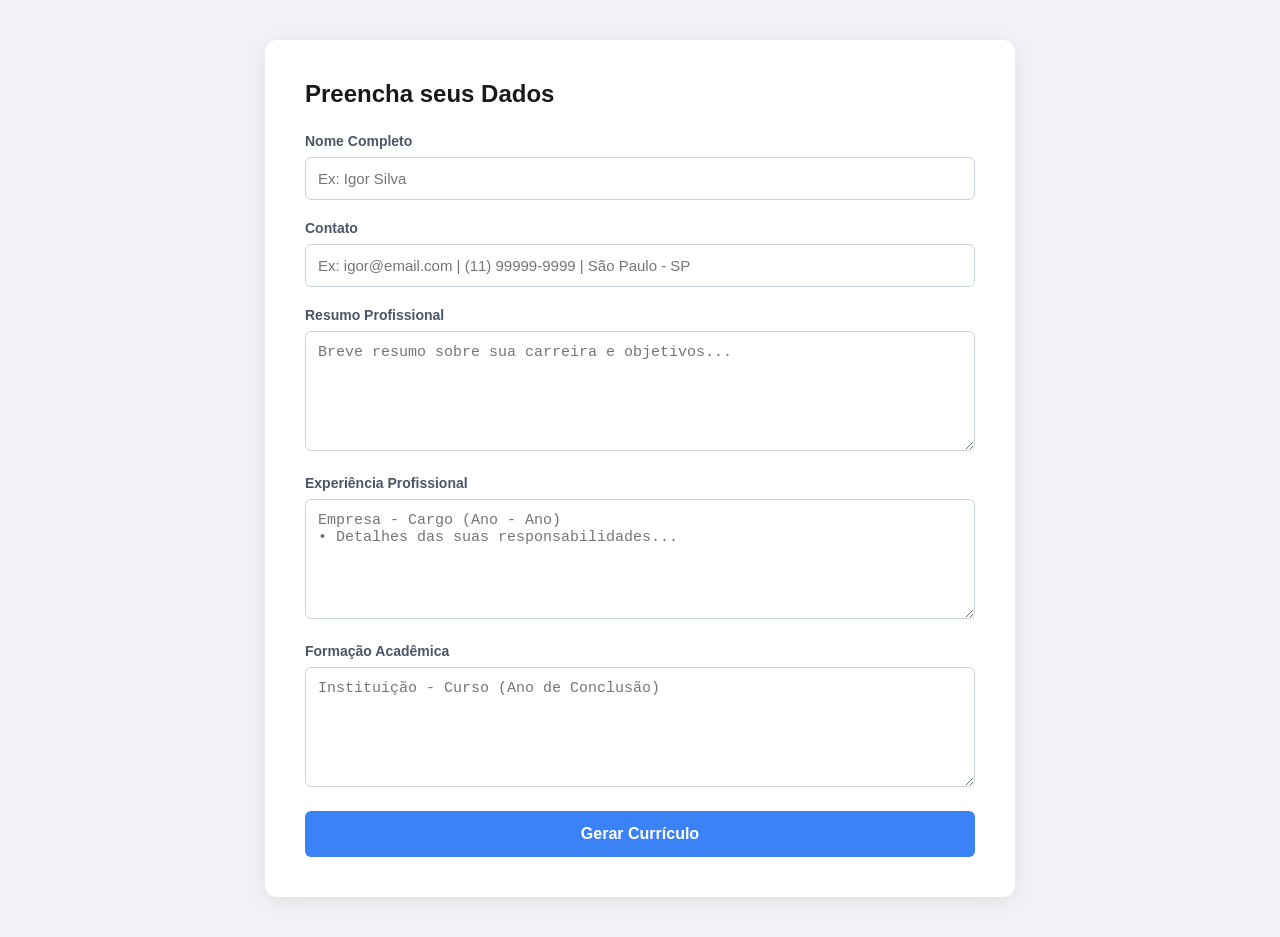
<file: index.html>
<!DOCTYPE html>
<html lang="pt-BR">
<head>
  <meta charset="UTF-8">
  <meta name="viewport" content="width=device-width, initial-scale=1.0">
  <title>Gerador de Currículo</title>
  <link rel="stylesheet" href="style.css">
</head>
<body>

  <div class="conteiner">
    <!-- Seção do Formulário -->
    <section id="secao-formulario">
      <h2>Preencha seus Dados</h2>
      <form id="formulario-curriculo">
        <div class="grupo-campo">
          <label for="entradaNome">Nome Completo</label>
          <input type="text" id="entradaNome" placeholder="Ex: Igor Silva" required>
        </div>

        <div class="grupo-campo">
          <label for="entradaContato">Contato</label>
          <input type="text" id="entradaContato" placeholder="Ex: igor@email.com | (11) 99999-9999 | São Paulo - SP" required>
        </div>

        <div class="grupo-campo">
          <label for="entradaResumo">Resumo Profissional</label>
          <textarea id="entradaResumo" placeholder="Breve resumo sobre sua carreira e objetivos..." required></textarea>
        </div>

        <div class="grupo-campo">
          <label for="entradaExperiencia">Experiência Profissional</label>
          <textarea id="entradaExperiencia" placeholder="Empresa - Cargo (Ano - Ano)&#10;• Detalhes das suas responsabilidades..." required></textarea>
        </div>

        <div class="grupo-campo">
          <label for="entradaFormacao">Formação Acadêmica</label>
          <textarea id="entradaFormacao" placeholder="Instituição - Curso (Ano de Conclusão)" required></textarea>
        </div>

        <button type="button" id="botaoGerar">Gerar Currículo</button>
      </form>
    </section>

    <!-- Seção do Currículo Estilizado (Escondida por padrão) -->
    <section id="secao-curriculo" class="escondido">
      <div class="cartao-curriculo">
        <div class="cabecalho-curriculo">
          <h1 id="curriculoNome"></h1>
          <p id="curriculoContato"></p>
        </div>

        <div class="corpo-curriculo">
          <div class="bloco-curriculo">
            <h3>Sobre Mim</h3>
            <p id="curriculoResumo"></p>
          </div>

          <div class="bloco-curriculo">
            <h3>Experiência Profissional</h3>
            <p id="curriculoExperiencia"></p>
          </div>

          <div class="bloco-curriculo">
            <h3>Formação Acadêmica</h3>
            <p id="curriculoFormacao"></p>
          </div>
        </div>
      </div>
      
      <button type="button" id="botaoVoltar" class="botao-secundario">← Voltar e Editar</button>
    </section>
  </div>

  <script src="script.js"></script>
</body>
</html>
</file>
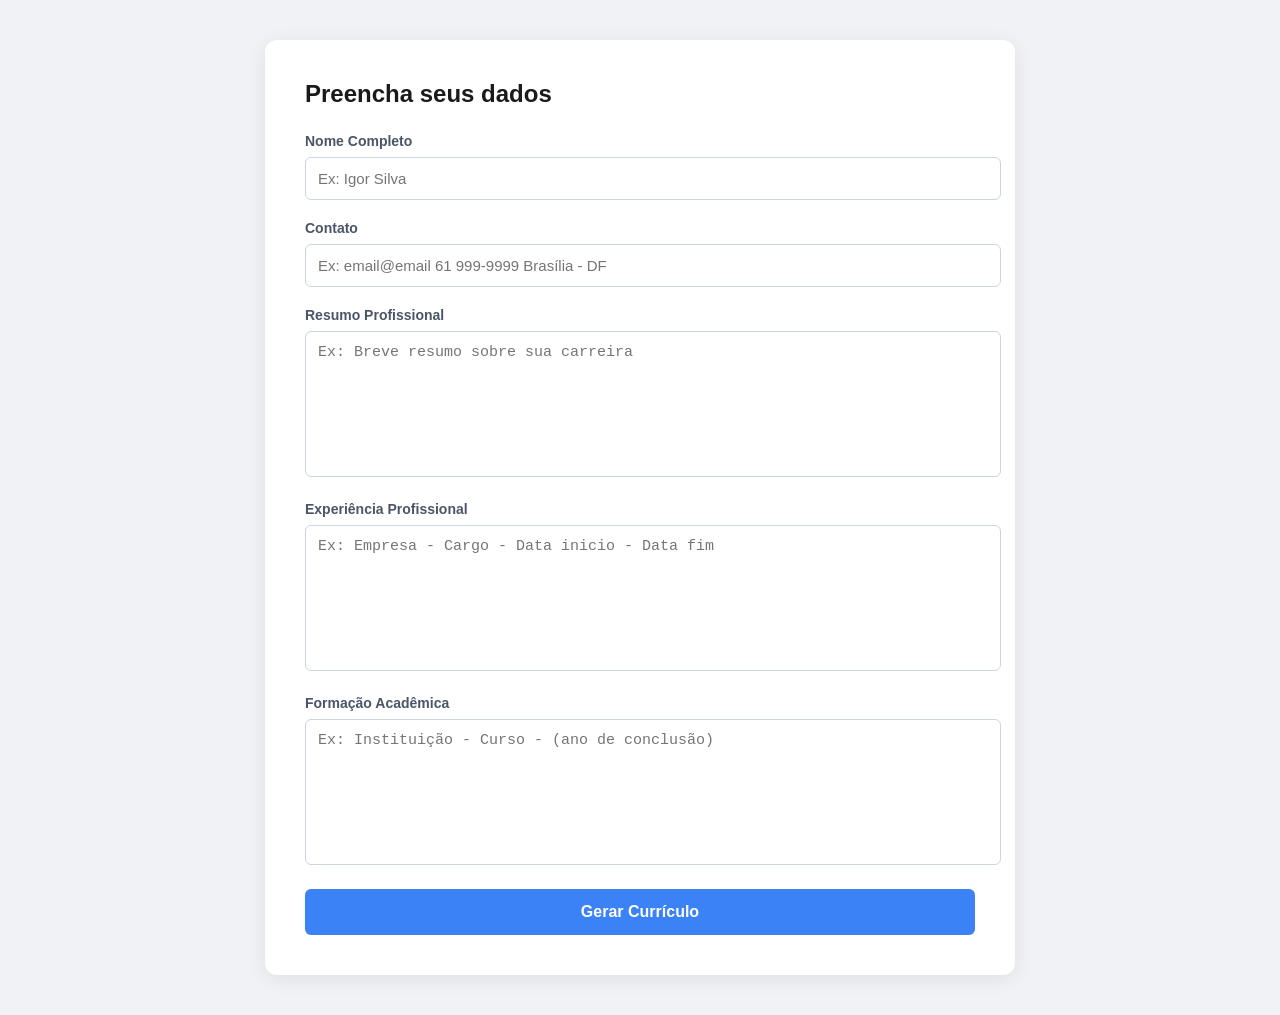
<file: gerador-curriculo/index.html>
<!DOCTYPE html>
<html lang="en">

<head>
    <meta charset="UTF-8">
    <meta http-equiv="X-UA-Compatible" content="IE=edge">
    <meta name="viewport" content="width=device-width, initial-scale=1.0">
    <link rel="stylesheet" href="style.css">
    <title>Gerador de Curriculo</title>
</head>

<body>
    <div class="container">
        <section id="secao-formulario">
            <h2>Preencha seus dados</h2>

            <form id="forumlario-curriculo">
                <div class="grupo-campo">
                    <label for="entradaNome">Nome Completo</label>
                    <input type="text" id="entradaNome" placeholder="Ex: Igor Silva" required>
                </div>

                <div class="grupo-campo">
                    <label for="entradaContato">Contato</label>
                    <input type="text" id="entradaContato" placeholder="Ex: email@email 61 999-9999 Brasília - DF"
                        required>
                </div>

                <div class="grupo-campo">
                    <label for="entradaResumo">Resumo Profissional</label>
                    <textarea id="entradaResumo" placeholder="Ex: Breve resumo sobre sua carreira"></textarea>
                </div>

                <div class="grupo-campo">
                    <label for="entradaExperiencia">Experiência Profissional</label>
                    <textarea id="entradaExperiencia" placeholder="Ex: Empresa - Cargo - Data inicio - Data fim"></textarea>
                </div>

                <div class="grupo-campo">
                    <label for="entradaFormacao">Formação Acadêmica</label>
                    <textarea id="entradaFormacao" placeholder="Ex: Instituição - Curso - (ano de conclusão)"></textarea>
                </div>

                <button type="button" id="botaoGerar">Gerar Currículo</button>
            </form>
        </section>

        <section id="secao-curriculo" class="escondido">
            <div class="cartao-curriculo">

                <div class="cabecalho-curriculo">
                    <h1 id="curriculoNome"></h1>
                    <p id="curriculoContato"></p>
                </div>

                <div class="corpo-curriculo">

                    <div class="bloco-curriculo">
                        <h3>Sobre Mim</h3>
                        <p id="curriculoResumo"></p>
                    </div>

                    <div class="bloco-curriculo">
                        <h3>Experiência Profissional</h3>
                        <p id="curriculoExperiencia"></p>
                    </div>

                    <div class="bloco-curriculo">
                        <h3>Formação Acadêmica</h3>
                        <p id="curriculoFormacao"></p>
                    </div>
                    
                </div>
            </div>
            <button type="button" id="botaoVoltar" class="botao-secundario">◄ Voltar e Editar</button>
        </section>
    </div>
</body>
<script src="script.js"></script>

</html>
</file>
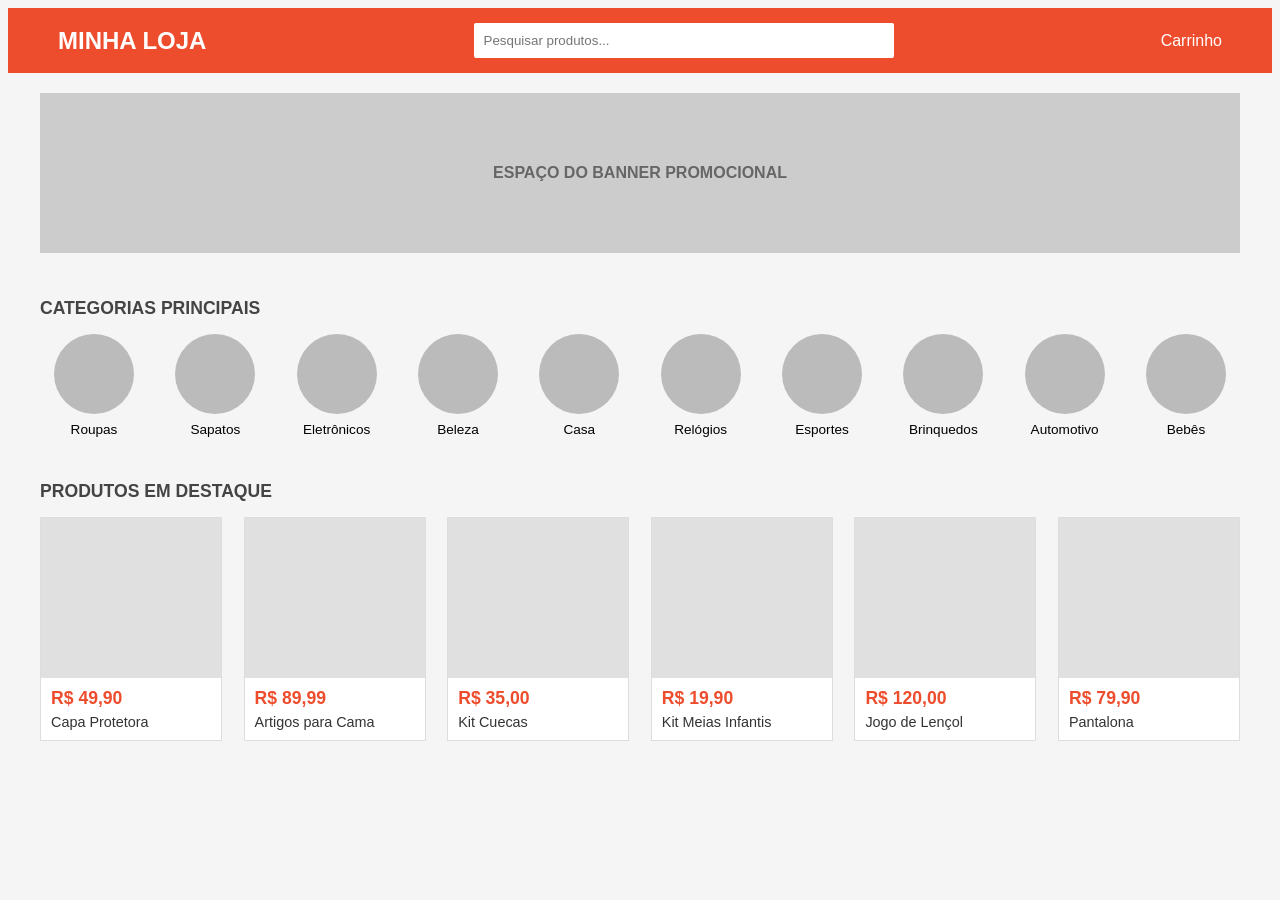
<file: Layout-flex/index.html>
<!DOCTYPE html>
<html lang="pt-BR">
<head>
    <meta charset="UTF-8">
    <meta name="viewport" content="width=device-width, initial-scale=1.0">
    <title>Treino flexhbox</title>
    <link rel="stylesheet" href="style.css">
</head>
<body>

    <header class="main-header">
        <div class="logo">MINHA LOJA</div>
        <div class="search-bar">
            <input type="text" placeholder="Pesquisar produtos...">
        </div>
        <div class="cart">Carrinho</div>
    </header>

    <main class="container">
        
        <section class="banner-section">
            <div class="banner-placeholder">
                ESPAÇO DO BANNER PROMOCIONAL
            </div>
        </section>

        <section class="categories-section">
            <h2>CATEGORIAS PRINCIPAIS</h2>
            <div class="categories-flex-container">
                
                <div class="category-item">
                    <div class="circle-placeholder"></div>
                    <span>Roupas</span>
                </div>
                <div class="category-item">
                    <div class="circle-placeholder"></div>
                    <span>Sapatos</span>
                </div>
                <div class="category-item">
                    <div class="circle-placeholder"></div>
                    <span>Eletrônicos</span>
                </div>
                <div class="category-item">
                    <div class="circle-placeholder"></div>
                    <span>Beleza</span>
                </div>
                <div class="category-item">
                    <div class="circle-placeholder"></div>
                    <span>Casa</span>
                </div>
                <div class="category-item">
                    <div class="circle-placeholder"></div>
                    <span>Relógios</span>
                </div>
                <div class="category-item">
                    <div class="circle-placeholder"></div>
                    <span>Esportes</span>
                </div>
                <div class="category-item">
                    <div class="circle-placeholder"></div>
                    <span>Brinquedos</span>
                </div>
                <div class="category-item">
                    <div class="circle-placeholder"></div>
                    <span>Automotivo</span>
                </div>
                <div class="category-item">
                    <div class="circle-placeholder"></div>
                    <span>Bebês</span>
                </div>

            </div>
        </section>

        <section class="products-section">
            <h2>PRODUTOS EM DESTAQUE</h2>
            <div class="products-flex-container">
                
                <div class="product-card">
                    <div class="product-image-placeholder"></div>
                    <div class="product-info">
                        <span class="price">R$ 49,90</span>
                        <span class="product-name">Capa Protetora</span>
                    </div>
                </div>

                <div class="product-card">
                    <div class="product-image-placeholder"></div>
                    <div class="product-info">
                        <span class="price">R$ 89,99</span>
                        <span class="product-name">Artigos para Cama</span>
                    </div>
                </div>

                <div class="product-card">
                    <div class="product-image-placeholder"></div>
                    <div class="product-info">
                        <span class="price">R$ 35,00</span>
                        <span class="product-name">Kit Cuecas</span>
                    </div>
                </div>

                <div class="product-card">
                    <div class="product-image-placeholder"></div>
                    <div class="product-info">
                        <span class="price">R$ 19,90</span>
                        <span class="product-name">Kit Meias Infantis</span>
                    </div>
                </div>

                <div class="product-card">
                    <div class="product-image-placeholder">
                        <!-- <img src="https://images.tcdn.com.br/img/img_prod/769687/calca_jeans_masculina_mais_comprida_longa_premium_jamer_2649_1_d32393952c59a63e5a115ae22d492fd0.jpg" alt=""> -->
                    </div>
                    <div class="product-info">
                        <span class="price">R$ 120,00</span>
                        <span class="product-name">Jogo de Lençol</span>
                    </div>
                </div>

                <div class="product-card">
                    <div class="product-image-placeholder"></div>
                    <div class="product-info">
                        <span class="price">R$ 79,90</span>
                        <span class="product-name">Pantalona</span>
                    </div>
                </div>

            </div>
        </section>

    </main>

</body>
</html>
</file>
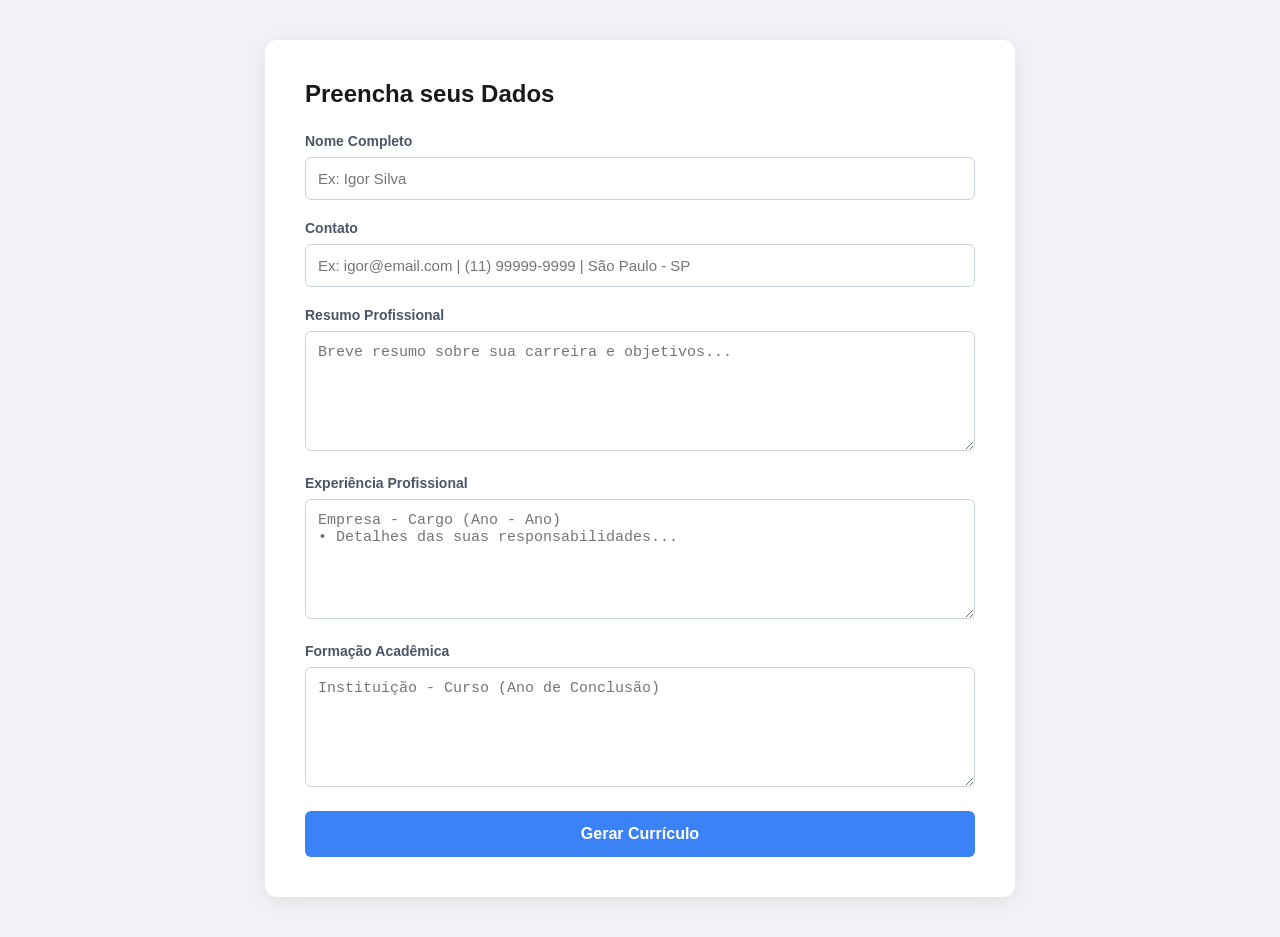
<file: praticas-js/index.html>
<!DOCTYPE html>
<html lang="pt-BR">
<head>
  <meta charset="UTF-8">
  <meta name="viewport" content="width=device-width, initial-scale=1.0">
  <title>Gerador de Currículo</title>
  <link rel="stylesheet" href="style.css">
</head>
<body>

  <div class="conteiner">
    <!-- Seção do Formulário -->
    <section id="secao-formulario">
      <h2>Preencha seus Dados</h2>
      <form id="formulario-curriculo">
        <div class="grupo-campo">
          <label for="entradaNome">Nome Completo</label>
          <input type="text" id="entradaNome" placeholder="Ex: Igor Silva" required>
        </div>

        <div class="grupo-campo">
          <label for="entradaContato">Contato</label>
          <input type="text" id="entradaContato" placeholder="Ex: igor@email.com | (11) 99999-9999 | São Paulo - SP" required>
        </div>

        <div class="grupo-campo">
          <label for="entradaResumo">Resumo Profissional</label>
          <textarea id="entradaResumo" placeholder="Breve resumo sobre sua carreira e objetivos..." required></textarea>
        </div>

        <div class="grupo-campo">
          <label for="entradaExperiencia">Experiência Profissional</label>
          <textarea id="entradaExperiencia" placeholder="Empresa - Cargo (Ano - Ano)&#10;• Detalhes das suas responsabilidades..." required></textarea>
        </div>

        <div class="grupo-campo">
          <label for="entradaFormacao">Formação Acadêmica</label>
          <textarea id="entradaFormacao" placeholder="Instituição - Curso (Ano de Conclusão)" required></textarea>
        </div>

        <button type="button" id="botaoGerar">Gerar Currículo</button>
      </form>
    </section>

    <!-- Seção do Currículo Estilizado (Escondida por padrão) -->
    <section id="secao-curriculo" class="escondido">
      <div class="cartao-curriculo">
        <div class="cabecalho-curriculo">
          <h1 id="curriculoNome"></h1>
          <p id="curriculoContato"></p>
        </div>

        <div class="corpo-curriculo">
          <div class="bloco-curriculo">
            <h3>Sobre Mim</h3>
            <p id="curriculoResumo"></p>
          </div>

          <div class="bloco-curriculo">
            <h3>Experiência Profissional</h3>
            <p id="curriculoExperiencia"></p>
          </div>

          <div class="bloco-curriculo">
            <h3>Formação Acadêmica</h3>
            <p id="curriculoFormacao"></p>
          </div>
        </div>
      </div>
      
      <button type="button" id="botaoVoltar" class="botao-secundario">← Voltar e Editar</button>
    </section>
  </div>

  <script src="script.js"></script>
</body>
</html>
</file>
<file: style.css>
/* --- Estilos Globais --- */
body {
    font-family: 'Segoe UI', Tahoma, Geneva, Verdana, sans-serif;
    background-color: #f0f2f5;
    margin: 0;
    padding: 40px 20px;
    display: flex;
    justify-content: center;
    align-items: center;
    min-height: 100vh;
    box-sizing: border-box;
  }
  
  .conteiner {
    width: 100%;
    max-width: 750px;
  }
  
  /* Classe utilitária de exibição */
  .escondido {
    display: none !important;
  }
  
  /* --- Estilização do Formulário --- */
  #secao-formulario {
    background: #ffffff;
    padding: 40px;
    border-radius: 12px;
    box-shadow: 0 4px 20px rgba(0, 0, 0, 0.08);
  }
  
  h2 {
    color: #1a1a1a;
    margin-top: 0;
    margin-bottom: 25px;
    font-size: 24px;
  }
  
  .grupo-campo {
    margin-bottom: 20px;
  }
  
  label {
    display: block;
    margin-bottom: 8px;
    font-weight: 600;
    color: #4a5568;
    font-size: 14px;
  }
  
  input[type="text"], textarea {
    width: 100%;
    padding: 12px;
    border: 1px solid #cbd5e1;
    border-radius: 6px;
    box-sizing: border-box;
    font-size: 15px;
    transition: border-color 0.2s;
  }
  
  input[type="text"]:focus, textarea:focus {
    outline: none;
    border-color: #3b82f6;
  }
  
  textarea {
    resize: vertical;
    height: 120px;
  }
  
  /* --- Botões --- */
  button {
    background-color: #3b82f6;
    color: white;
    padding: 14px 20px;
    border: none;
    border-radius: 6px;
    cursor: pointer;
    font-size: 16px;
    font-weight: 600;
    width: 100%;
    transition: background-color 0.2s;
  }
  
  button:hover {
    background-color: #2563eb;
  }
  
  .botao-secundario {
    background-color: #64748b;
    margin-top: 20px;
  }
  
  .botao-secundario:hover {
    background-color: #475569;
  }
  
  /* --- O Novo Design do Currículo Exibido --- */
  .cartao-curriculo {
    background: #ffffff;
    border-radius: 12px;
    box-shadow: 0 10px 30px rgba(0, 0, 0, 0.05);
    overflow: hidden;
    border: 1px solid #e2e8f0;
  }
  
  .cabecalho-curriculo {
    background: #1e293b;
    color: #ffffff;
    padding: 40px;
    text-align: center;
  }
  
  .cabecalho-curriculo h1 {
    margin: 0 0 10px 0;
    font-size: 32px;
    letter-spacing: -0.5px;
  }
  
  .cabecalho-curriculo p {
    margin: 0;
    color: #94a3b8;
    font-size: 15px;
  }
  
  .corpo-curriculo {
    padding: 40px;
  }
  
  .bloco-curriculo {
    margin-bottom: 30px;
  }
  
  .bloco-curriculo:last-child {
    margin-bottom: 0;
  }
  
  .bloco-curriculo h3 {
    color: #3b82f6;
    font-size: 16px;
    text-transform: uppercase;
    letter-spacing: 1px;
    margin-top: 0;
    margin-bottom: 12px;
    border-bottom: 2px solid #eff6ff;
    padding-bottom: 6px;
  }
  
  .bloco-curriculo p {
    margin: 0;
    color: #334155;
    font-size: 15px;
    line-height: 1.6;
    white-space: pre-line; /* Respeita as quebras de linha digitadas */
  }
</file>
<file: gerador-curriculo/style.css>
body {
    font-family: 'Segoe UI', Tahoma, Geneva, Verdana, sans-serif;
    background-color: #f0f2f5;
    margin: 0;
    padding: 40px 20px;

    display: flex;
    justify-content: center;
    align-items: center;
    min-height: 100vh;

    box-sizing: border-box;
}

.container {
    width: 100%;
    max-width: 750px;
}

.escondido {
    display: none !important;
}

#secao-formulario {
    background-color: #ffff;
    padding: 40px;
    border-radius: 12px;
    box-shadow: 0 4px 20px rgba(0, 0, 0, 0.08);
}

h2 {
    color: #1a1a1a;
    margin-top: 0;
    margin-bottom: 25px;
    font-size: 24px;
}

.grupo-campo {
    margin-bottom: 20px;
}

label {
    display: block;
    margin-bottom: 8px;
    font-weight: 600;
    color: #4a5568;
    font-size: 14px;
}

input[type=text],
textarea {
    width: 100%;
    padding: 12px;
    resize: none;
    border: 1px solid #cbd5e1;
    border-radius: 6px;
    font-size: 15px;
    transition: border-color 0.2s;
}

input[type=text]:focus,
textarea:focus {
    outline: none;
    border-color: #3b82f6;
}

textarea{
    height: 120px;
}

button{
    background-color: #3b82f6;
    color: white;
    padding: 14px 20px;
    border: none;
    border-radius: 6px;
    cursor: pointer;
    font-size: 16px;
    font-weight: 600;
    width: 100%;
    transition: backgroud-color 0.2s;
}

button:hover{
    background-color: #475569;
}
</file>
<file: Layout-flex/style.css>
+/* Reset básico */

/* Seleciona TODOS os elementos da página */
* {
    margin: 0; 
    /* Remove margens padrão do navegador */

    padding: 0; 
    /* Remove espaçamentos internos padrão */

    box-sizing: border-box;
    /* Faz width e height incluírem padding e borda */
}

body {
    font-family: Arial, sans-serif;
    /* Define a fonte principal da página */

    background-color: #f5f5f5;
    /* Define a cor de fundo da página */
}

/* Container que centraliza o conteúdo do site */
.container {
    max-width: 1200px;
    /* Largura máxima do conteúdo */

    margin: 0 auto;
    /* Centraliza horizontalmente */

    padding: 20px;
    /* Espaçamento interno */

    display: flex;
    /* Ativa o Flexbox */

    flex-direction: column;
    /* Organiza os elementos em coluna */
}

h2 {
    font-size: 1.1rem;
    /* Tamanho do texto */

    margin-bottom: 15px;
    /* Espaço abaixo do título */

    color: #444;
    /* Cor do texto */
}

/* --- 1. Header Principal --- */
.main-header {
    background-color: #ee4d2d;
    /* Cor de fundo do cabeçalho */

    color: white;
    /* Cor do texto */

    padding: 15px 50px;
    /* Espaçamento interno vertical e horizontal */

    display: flex;
    /* Ativa o Flexbox */

    justify-content: space-between;
    /* Distribui os itens com espaço entre eles */

    align-items: center;
    /* Alinha os itens verticalmente no centro */
}

.logo {
    font-size: 1.5rem;
    /* Tamanho do texto do logo */

    font-weight: bold;
    /* Deixa o texto em negrito */
}

.search-bar input {
    width: 400px;
    /* Largura do input */

    padding: 10px;
    /* Espaçamento interno */

    border: none;
    /* Remove a borda */

    border-radius: 2px;
    /* Arredonda levemente os cantos */
}

/* --- 2. Banner --- */
.banner-section {
    margin-bottom: 30px;
    /* Espaço abaixo da seção */
}

.banner-placeholder {
    background-color: #ccc;
    /* Cor de fundo */

    height: 160px;
    /* Altura do banner */

    display: flex;
    /* Ativa o Flexbox */

    justify-content: center;
    /* Centraliza horizontalmente */

    align-items: center;
    /* Centraliza verticalmente */

    color: #666;
    /* Cor do texto */

    font-weight: bold;
    /* Texto em negrito */
}

/* --- 3. Seção de Categorias --- */
.categories-section {
    margin-bottom: 30px;
    /* Espaço abaixo da seção */
}

.categories-flex-container {
    display: flex;
    /* Ativa o Flexbox */

    flex-wrap: wrap;
    /* Permite quebrar linha */

    justify-content: space-between;
    /* Distribui os itens com espaço entre eles */
}

.category-item {
    display: flex;
    /* Ativa o Flexbox */

    flex-direction: column;
    /* Organiza os itens em coluna */

    align-items: center;
    /* Centraliza horizontalmente */

    text-align: center;
    /* Centraliza o texto */

    font-size: 0.85rem;
    /* Tamanho do texto */

    width: 9%;
    /* Largura ocupada por cada item */
}

.circle-placeholder {
    width: 80px;
    /* Largura do círculo */

    height: 80px;
    /* Altura do círculo */

    background-color: #bbb;
    /* Cor de fundo */

    border-radius: 50%;
    /* Transforma em círculo */

    margin-bottom: 8px;
    /* Espaço abaixo do círculo */
}

/* --- 4. Seção de Produtos --- */
.products-flex-container {
    display: flex;
    /* Ativa o Flexbox */

    flex-wrap: wrap;
    /* Permite quebrar linha */

    justify-content: space-between;
    /* Distribui os cards com espaço entre eles */
}

.product-card {
    background-color: white;
    /* Cor de fundo do card */

    border: 1px solid #ddd;
    /* Borda fina cinza */

    width: 15%;
    /* Largura do card */

    display: flex;
    /* Ativa o Flexbox */

    flex-direction: column;
    /* Organiza os elementos em coluna */
}

.product-image-placeholder {
    background-color: #e0e0e0;
    /* Cor de fundo da área da imagem */

    height: 160px;
    /* Altura da área da imagem */
}

.product-image-placeholder img {
    width: 100%;
    /* Faz a imagem ocupar toda largura */

    height: 100%;
    /* Faz a imagem ocupar toda altura */

    object-fit: cover;
    /* Faz a imagem preencher sem deformar */

    object-position: top;
    /* Prioriza a parte superior da imagem */
}

.product-info {
    padding: 10px;
    /* Espaçamento interno */

    display: flex;
    /* Ativa o Flexbox */

    flex-direction: column;
    /* Organiza os elementos em coluna */

    gap: 5px;
    /* Espaçamento entre os elementos */
}

.price {
    color: #ee4d2d;
    /* Cor do preço */

    font-weight: bold;
    /* Texto em negrito */

    font-size: 1.1rem;
    /* Tamanho do texto */
}

.product-name {
    font-size: 0.9rem;
    /* Tamanho do nome do produto */

    color: #333;
    /* Cor do texto */
}
</file>
<file: praticas-js/style.css>
/* --- Estilos Globais --- */
body {
    font-family: 'Segoe UI', Tahoma, Geneva, Verdana, sans-serif;
    background-color: #f0f2f5;
    margin: 0;
    padding: 40px 20px;
    display: flex;
    justify-content: center;
    align-items: center;
    min-height: 100vh;
    box-sizing: border-box;
  }
  
  .conteiner {
    width: 100%;
    max-width: 750px;
  }
  
  /* Classe utilitária de exibição */
  .escondido {
    display: none !important;
  }
  
  /* --- Estilização do Formulário --- */
  #secao-formulario {
    background: #ffffff;
    padding: 40px;
    border-radius: 12px;
    box-shadow: 0 4px 20px rgba(0, 0, 0, 0.08);
  }
  
  h2 {
    color: #1a1a1a;
    margin-top: 0;
    margin-bottom: 25px;
    font-size: 24px;
  }
  
  .grupo-campo {
    margin-bottom: 20px;
  }
  
  label {
    display: block;
    margin-bottom: 8px;
    font-weight: 600;
    color: #4a5568;
    font-size: 14px;
  }
  
  input[type="text"], textarea {
    width: 100%;
    padding: 12px;
    border: 1px solid #cbd5e1;
    border-radius: 6px;
    box-sizing: border-box;
    font-size: 15px;
    transition: border-color 0.2s;
  }
  
  input[type="text"]:focus, textarea:focus {
    outline: none;
    border-color: #3b82f6;
  }
  
  textarea {
    resize: vertical;
    height: 120px;
  }
  
  /* --- Botões --- */
  button {
    background-color: #3b82f6;
    color: white;
    padding: 14px 20px;
    border: none;
    border-radius: 6px;
    cursor: pointer;
    font-size: 16px;
    font-weight: 600;
    width: 100%;
    transition: background-color 0.2s;
  }
  
  button:hover {
    background-color: #2563eb;
  }
  
  .botao-secundario {
    background-color: #64748b;
    margin-top: 20px;
  }
  
  .botao-secundario:hover {
    background-color: #475569;
  }
  
  /* --- O Novo Design do Currículo Exibido --- */
  .cartao-curriculo {
    background: #ffffff;
    border-radius: 12px;
    box-shadow: 0 10px 30px rgba(0, 0, 0, 0.05);
    overflow: hidden;
    border: 1px solid #e2e8f0;
  }
  
  .cabecalho-curriculo {
    background: #1e293b;
    color: #ffffff;
    padding: 40px;
    text-align: center;
  }
  
  .cabecalho-curriculo h1 {
    margin: 0 0 10px 0;
    font-size: 32px;
    letter-spacing: -0.5px;
  }
  
  .cabecalho-curriculo p {
    margin: 0;
    color: #94a3b8;
    font-size: 15px;
  }
  
  .corpo-curriculo {
    padding: 40px;
  }
  
  .bloco-curriculo {
    margin-bottom: 30px;
  }
  
  .bloco-curriculo:last-child {
    margin-bottom: 0;
  }
  
  .bloco-curriculo h3 {
    color: #3b82f6;
    font-size: 16px;
    text-transform: uppercase;
    letter-spacing: 1px;
    margin-top: 0;
    margin-bottom: 12px;
    border-bottom: 2px solid #eff6ff;
    padding-bottom: 6px;
  }
  
  .bloco-curriculo p {
    margin: 0;
    color: #334155;
    font-size: 15px;
    line-height: 1.6;
    white-space: pre-line; /* Respeita as quebras de linha digitadas */
  }
</file>
